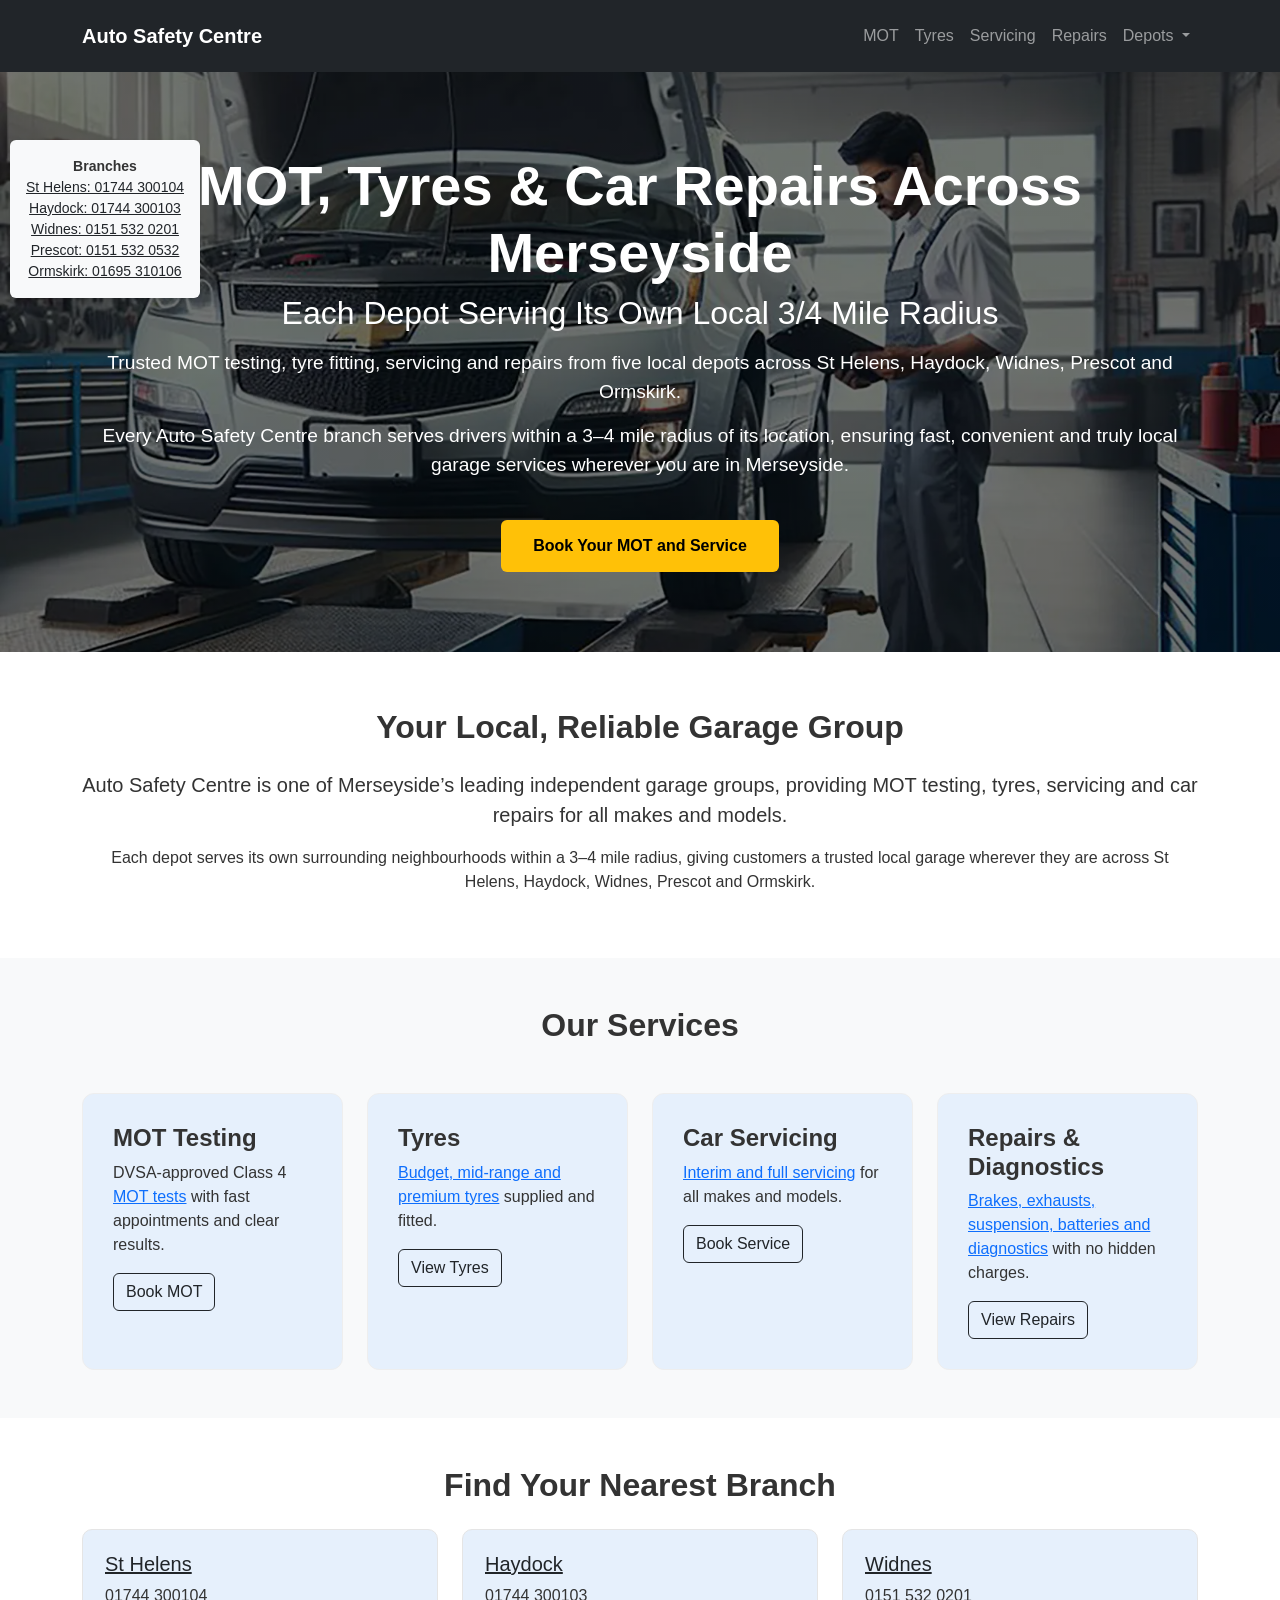
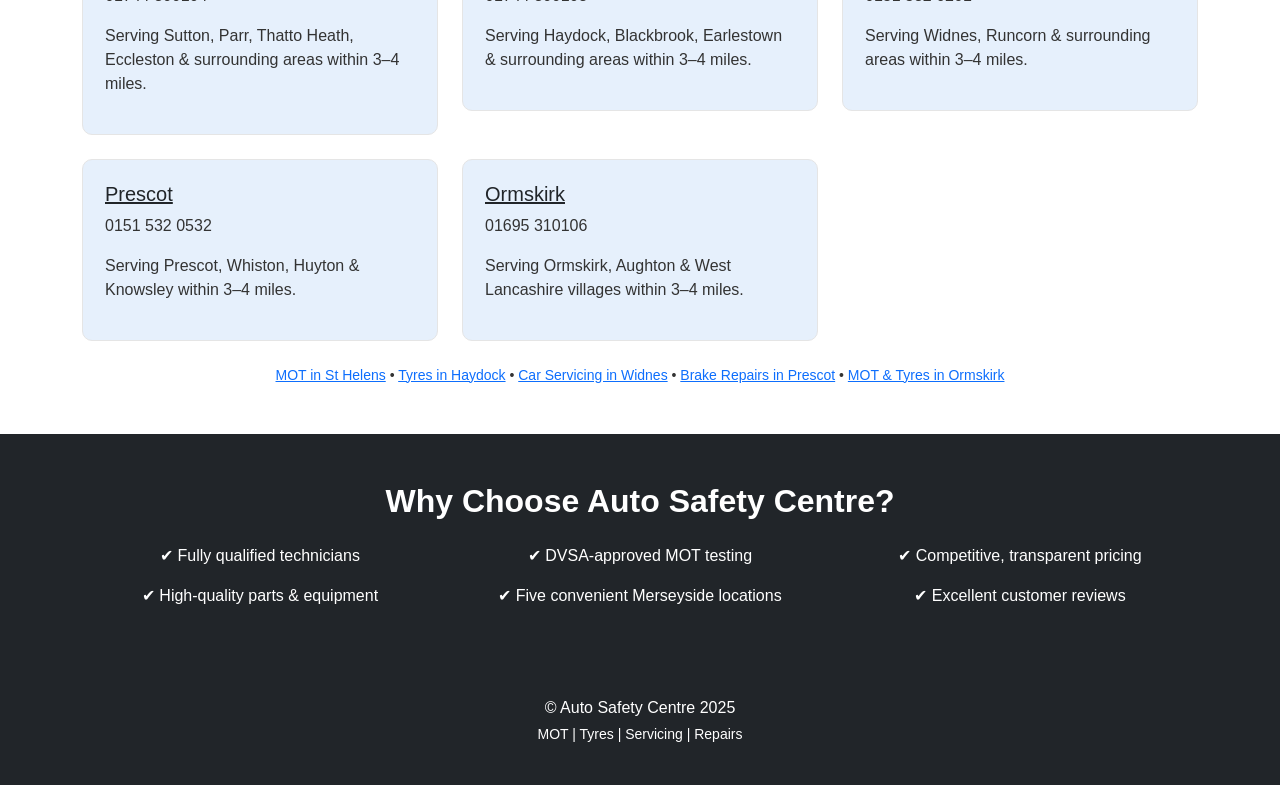
<file: index.html>
<!DOCTYPE html>
<html lang="en">
<head>
    <meta charset="UTF-8">
    <meta name="viewport" content="width=device-width, initial-scale=1.0">

    <title>Auto Safety Centre | MOT, Tyres, Servicing & Car Repairs Across Merseyside</title>

    <meta name="description" content="Auto Safety Centre operates five trusted local garages across Merseyside, each serving customers within a 3–4 mile radius. MOT testing, tyres, servicing and repairs from St Helens, Haydock, Widnes, Prescot and Ormskirk. Book online 24/7.">

    <meta name="robots" content="index, follow">
    <link rel="canonical" href="https://autosafetycentre.com/">

    <!-- OpenGraph -->
    <meta property="og:title" content="Auto Safety Centre | MOT, Tyres, Servicing & Repairs Across Merseyside">
    <meta property="og:description" content="Five local depots across Merseyside, each serving a 3–4 mile radius. MOTs, tyres, servicing and repairs. Book online 24/7.">
    <meta property="og:url" content="https://autosafetycentre.com/">
    <meta property="og:type" content="website">
    <meta property="og:site_name" content="Auto Safety Centre">
    <meta property="og:image" content="https://autosafetycentre.com/assets/og-home.jpg">

    <!-- Twitter Card -->
    <meta name="twitter:card" content="summary_large_image">
    <meta name="twitter:title" content="Auto Safety Centre | MOT, Tyres, Servicing & Repairs">
    <meta name="twitter:description" content="Trusted MOT, tyres, servicing and repair specialists across Merseyside.">
    <meta name="twitter:image" content="https://autosafetycentre.com/assets/og-home.jpg">

    <!-- Preload hero image -->
    <link rel="preload" as="image" href="assets/og-home.jpg">

    <!-- Bootstrap -->
    <link href="https://cdn.jsdelivr.net/npm/bootstrap@5.3.2/dist/css/bootstrap.min.css" rel="stylesheet">

    <!-- Stylesheet -->
    <link href="css/style.css" rel="stylesheet">
</head>

<body>

<!-- LEFT‑SIDE BRANCH COLUMN -->
<!-- CHANGE: removed d-none d-md-block so it becomes visible on mobile -->
<!-- CHANGE: added class 'branch-column' for mobile CSS control -->
<div class="position-fixed branch-column" style="top:140px; left:10px; z-index:1000;">
    <div class="bg-light p-3 shadow-sm rounded small text-center">
        <!-- CHANGE: text-center added for mobile centering -->
        <strong>Branches</strong><br>
        <a href="tel:01744300104" class="text-dark d-block">St Helens: 01744 300104</a>
        <a href="tel:01744300103" class="text-dark d-block">Haydock: 01744 300103</a>
        <a href="tel:01515320201" class="text-dark d-block">Widnes: 0151 532 0201</a>
        <a href="tel:01515320532" class="text-dark d-block">Prescot: 0151 532 0532</a>
        <a href="tel:01695310106" class="text-dark d-block">Ormskirk: 01695 310106</a>
    </div>
</div>

<!-- NAVBAR -->
<nav class="navbar navbar-expand-lg navbar-dark bg-dark py-3">
    <div class="container">
        <a class="navbar-brand fw-bold" href="index.html">Auto Safety Centre</a>

        <button class="navbar-toggler" type="button" data-bs-toggle="collapse" data-bs-target="#navMenu">
            <span class="navbar-toggler-icon"></span>
        </button>

        <div class="collapse navbar-collapse" id="navMenu">
            <ul class="navbar-nav ms-auto">
                <li class="nav-item"><a class="nav-link" href="mot.html">MOT</a></li>
                <li class="nav-item"><a class="nav-link" href="tyres.html">Tyres</a></li>
                <li class="nav-item"><a class="nav-link" href="servicing.html">Servicing</a></li>
                <li class="nav-item"><a class="nav-link" href="repairs.html">Repairs</a></li>

                <li class="nav-item dropdown">
                    <a class="nav-link dropdown-toggle" href="#" id="depotsDropdown" role="button" data-bs-toggle="dropdown">
                        Depots
                    </a>
                    <ul class="dropdown-menu dropdown-menu-end">
                        <li><a class="dropdown-item active" href="haydock.php">Haydock</a></li>
                        <li><a class="dropdown-item" href="ormskirk.php">Ormskirk</a></li>
                        <li><a class="dropdown-item" href="prescot.php">Prescot</a></li>
                        <li><a class="dropdown-item" href="sthelens.php">St Helens</a></li>
                        <li><a class="dropdown-item" href="widnes.php">Widnes</a></li>
                    </ul>
                </li>
            </ul>
        </div>
    </div>
</nav>
<!-- HERO -->
<section class="hero text-center" aria-label="Auto Safety Centre MOT, tyres and car repairs across Merseyside">
    <div class="container">
        <h1 class="display-4 fw-bold">
            MOT, Tyres & Car Repairs Across Merseyside
        </h1>
        <h2 class="mt-2">Each Depot Serving Its Own Local 3/4 Mile Radius</h2>
        <p class="lead mt-3">
            Trusted MOT testing, tyre fitting, servicing and repairs from five local depots across St Helens, Haydock, Widnes, Prescot and Ormskirk.
        </p>

        <p class="lead mt-3">
            Every Auto Safety Centre branch serves drivers within a 3–4 mile radius of its location, ensuring fast, convenient and truly local garage services wherever you are in Merseyside.
        </p>
        <a href="mot.html" class="cta-btn mt-4">Book Your MOT and Service</a>
    </div>
</section>

<!-- Invisible SEO H2 -->
<h2 style="font-size:1px; opacity:0; height:0; overflow:hidden;">
    MOT near me, tyres near me, car servicing near me, brake repair near me, wheel alignment near me, local garage within 3–4 miles of St Helens, Haydock, Widnes, Prescot and Ormskirk
</h2>

<!-- INTRO -->
<section class="py-5">
    <div class="container">
        <h2 class="text-center fw-bold mb-4">Your Local, Reliable Garage Group</h2>
        <p class="lead text-center">
            Auto Safety Centre is one of Merseyside’s leading independent garage groups, providing MOT testing, tyres, servicing and car repairs for all makes and models.
        </p>
        <p class="text-center">
            Each depot serves its own surrounding neighbourhoods within a 3–4 mile radius, giving customers a trusted local garage wherever they are across St Helens, Haydock, Widnes, Prescot and Ormskirk.
        </p>
    </div>
</section>

<!-- SERVICES -->
<section class="py-5 bg-light">
    <div class="container">
        <h2 class="text-center fw-bold mb-5">Our Services</h2>

        <div class="row g-4">

            <div class="col-md-3">
                <div class="service-card">
                    <h4 class="fw-bold">MOT Testing</h4>
                    <p>DVSA‑approved Class 4 <a href="mot.html">MOT tests</a> with fast appointments and clear results.</p>
                    <a href="mot.html" class="btn btn-outline-dark">Book MOT</a>
                </div>
            </div>

            <div class="col-md-3">
                <div class="service-card">
                    <h4 class="fw-bold">Tyres</h4>
                    <p><a href="tyres.html">Budget, mid‑range and premium tyres</a> supplied and fitted.</p>
                    <a href="tyres.html" class="btn btn-outline-dark">View Tyres</a>
                </div>
            </div>

            <div class="col-md-3">
                <div class="service-card">
                    <h4 class="fw-bold">Car Servicing</h4>
                    <p><a href="servicing.html">Interim and full servicing</a> for all makes and models.</p>
                    <a href="servicing.html" class="btn btn-outline-dark">Book Service</a>
                </div>
            </div>

            <div class="col-md-3">
                <div class="service-card">
                    <h4 class="fw-bold">Repairs & Diagnostics</h4>
                    <p><a href="repairs.html">Brakes, exhausts, suspension, batteries and diagnostics</a> with no hidden charges.</p>
                    <a href="repairs.html" class="btn btn-outline-dark">View Repairs</a>
                </div>
            </div>

        </div>
    </div>
</section>

<!-- BRANCHES -->
<section class="py-5">
    <div class="container">
        <h2 class="text-center fw-bold mb-4">Find Your Nearest Branch</h2>

        <div class="row g-4">

            <div class="col-md-4">
                <div class="branch-box">
                    <h5><a href="sthelens.php" class="text-dark">St Helens</a></h5>
                    <p>01744 300104</p>
                    <p>Serving Sutton, Parr, Thatto Heath, Eccleston & surrounding areas within 3–4 miles.</p>
                </div>
            </div>

            <div class="col-md-4">
                <div class="branch-box">
                    <h5><a href="haydock.php" class="text-dark">Haydock</a></h5>
                    <p>01744 300103</p>
                    <p>Serving Haydock, Blackbrook, Earlestown & surrounding areas within 3–4 miles.</p>
                </div>
            </div>

            <div class="col-md-4">
                <div class="branch-box">
                    <h5><a href="widnes.php" class="text-dark">Widnes</a></h5>
                    <p>0151 532 0201</p>
                    <p>Serving Widnes, Runcorn & surrounding areas within 3–4 miles.</p>
                </div>
            </div>

            <div class="col-md-4">
                <div class="branch-box">
                    <h5><a href="prescot.php" class="text-dark">Prescot</a></h5>
                    <p>0151 532 0532</p>
                    <p>Serving Prescot, Whiston, Huyton & Knowsley within 3–4 miles.</p>
                </div>
            </div>

            <div class="col-md-4">
                <div class="branch-box">
                    <h5><a href="ormskirk.php" class="text-dark">Ormskirk</a></h5>
                    <p>01695 310106</p>
                    <p>Serving Ormskirk, Aughton & West Lancashire villages within 3–4 miles.</p>
                </div>
            </div>

        </div>

        <div class="text-center small mt-4">
            <a href="sthelens.php">MOT in St Helens</a> •
            <a href="haydock.php">Tyres in Haydock</a> •
            <a href="widnes.php">Car Servicing in Widnes</a> •
            <a href="prescot.php">Brake Repairs in Prescot</a> •
            <a href="ormskirk.php">MOT & Tyres in Ormskirk</a>
        </div>

    </div>
</section>

<!-- WHY CHOOSE US -->
<section class="py-5 bg-dark text-white">
    <div class="container">
        <h2 class="text-center fw-bold mb-4">Why Choose Auto Safety Centre?</h2>

        <div class="row text-center">
            <div class="col-md-4"><p>✔ Fully qualified technicians</p></div>
            <div class="col-md-4"><p>✔ DVSA‑approved MOT testing</p></div>
            <div class="col-md-4"><p>✔ Competitive, transparent pricing</p></div>
            <div class="col-md-4"><p>✔ High‑quality parts & equipment</p></div>
            <div class="col-md-4"><p>✔ Five convenient Merseyside locations</p></div>
            <div class="col-md-4"><p>✔ Excellent customer reviews</p></div>
        </div>
    </div>
</section>

<!-- FOOTER -->
<footer class="text-white py-4 bg-dark">
    <div class="container text-center">
        <p class="mb-1">© Auto Safety Centre 2025</p>
        <p class="small">MOT | Tyres | Servicing | Repairs</p>
    </div>
</footer>

<script src="https://cdn.jsdelivr.net/npm/bootstrap@5.3.2/dist/js/bootstrap.bundle.min.js"></script>
</body>
</html>
</file>
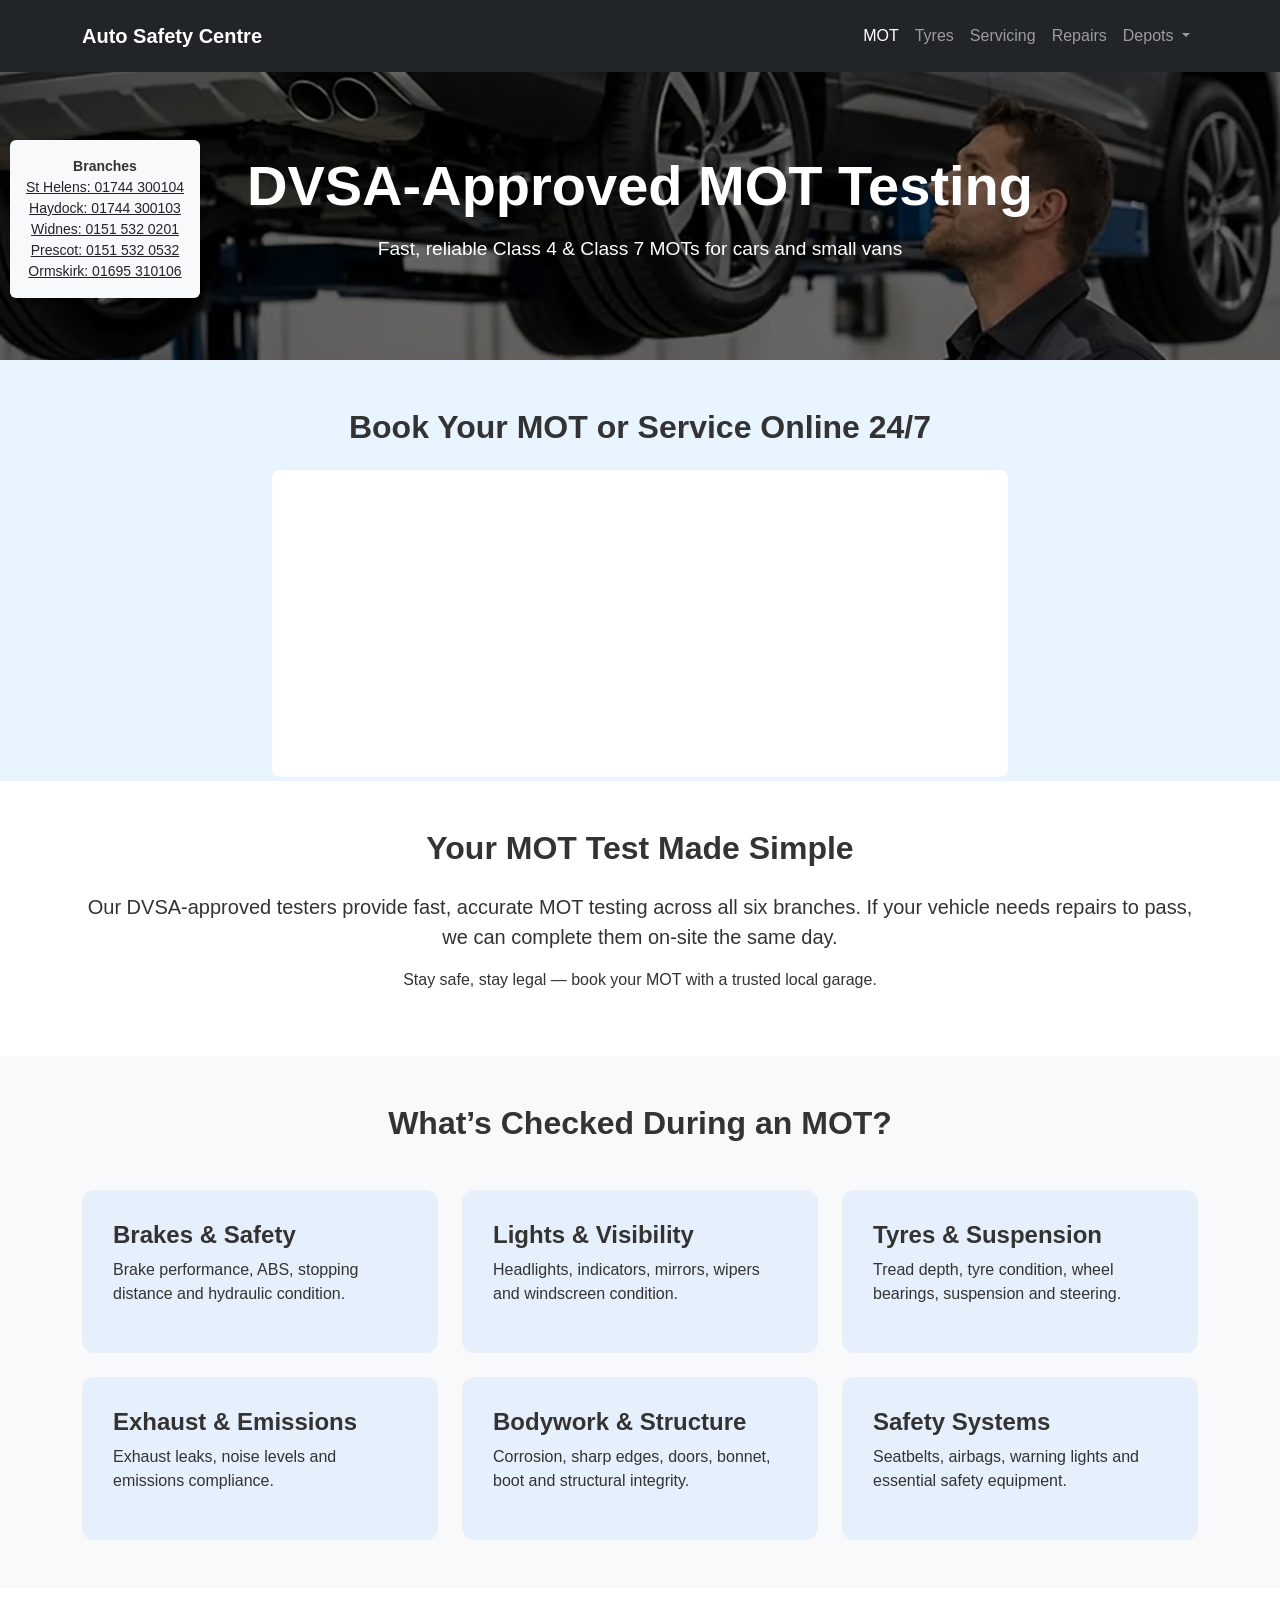
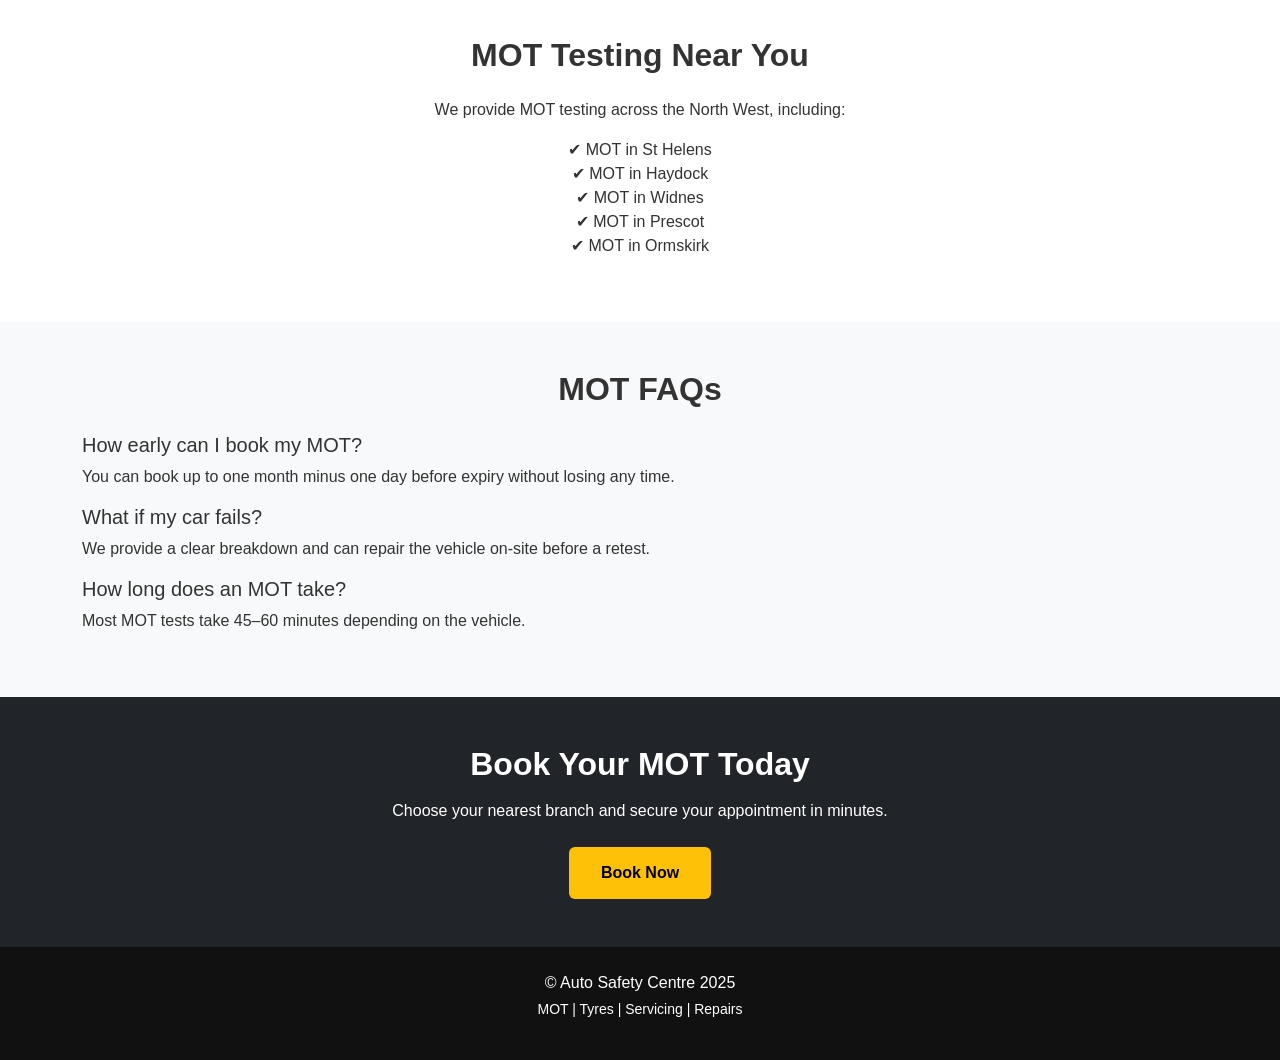
<file: mot.html>
<!DOCTYPE html>
<html lang="en">

<head>
    <meta charset="UTF-8">
    <meta name="viewport" content="width=device-width, initial-scale=1.0">

    <title>Class 4 & 7 MOT Testing | DVSA‑Approved | Auto Safety Centre</title>

    <meta name="description" content="DVSA-approved Class 4 & 7 MOT testing across St Helens, Haydock, Widnes, Prescot and Ormskirk. Fast appointments, honest results and on-site repairs. Book your MOT today.">

    <!-- Canonical -->
    <link rel="canonical" href="https://autosafetycentre.co.uk/mot.html">

    <!-- OpenGraph -->
    <meta property="og:title" content="Class 4 & 7 MOT Testing | DVSA‑Approved | Auto Safety Centre">
    <meta property="og:description" content="Fast, reliable MOT testing with DVSA-approved testers. Book your MOT at any of our North West branches.">
    <meta property="og:url" content="https://autosafetycentre.co.uk/mot.html">
    <meta property="og:type" content="website">
    <meta property="og:site_name" content="Auto Safety Centre">

    <!-- Twitter -->
    <meta name="twitter:card" content="summary">
    <meta name="twitter:title" content="Class 4 & 7 MOT Testing | DVSA‑Approved | Auto Safety Centre">
    <meta name="twitter:description" content="Book your MOT with DVSA-approved testers. Fast appointments and honest results.">

    <!-- CSS -->
    <link href="https://cdn.jsdelivr.net/npm/bootstrap@5.3.2/dist/css/bootstrap.min.css" rel="stylesheet">
    <link href="css/style.css" rel="stylesheet">
	<link href="css/widget.css" rel="stylesheet">
    <!-- Schema -->
    <script type="application/ld+json">
    {
      "@context": "https://schema.org",
      "@type": "AutoRepair",
      "name": "Auto Safety Centre - MOT Testing",
      "image": "https://autosafetycentre.co.uk/images/mot.webp",
      "serviceType": [
        "Class 4 MOT Test",
        "Class 7 MOT Test",
        "MOT Retest",
        "Pre-MOT Checks"
      ],
      "makesOffer": [
        {
          "@type": "Offer",
          "itemOffered": "Class 4 MOT Test"
        },
        {
          "@type": "Offer",
          "itemOffered": "Class 7 MOT Test"
        }
      ],
      "provider": {
        "@type": "Organization",
        "name": "Auto Safety Centre",
        "sameAs": [
          "https://www.facebook.com/autosafetycentre",
          "https://www.instagram.com/autosafetycentre"
        ]
      },
      "areaServed": [
        "St Helens",
        "Haydock",
        "Widnes",
        "Prescot",
        "Ormskirk"
      ],
      "description": "DVSA-approved MOT testing with fast appointments, honest results and on-site repairs.",
      "url": "https://autosafetycentre.co.uk/mot.html"
    }
    </script>

    <!-- FAQ Schema -->
    <script type="application/ld+json">
    {
      "@context": "https://schema.org",
      "@type": "FAQPage",
      "mainEntity": [
        {
          "@type": "Question",
          "name": "How early can I book my MOT?",
          "acceptedAnswer": {
            "@type": "Answer",
            "text": "You can book your MOT up to one month minus one day before it expires without losing any time on your certificate."
          }
        },
        {
          "@type": "Question",
          "name": "What happens if my car fails the MOT?",
          "acceptedAnswer": {
            "@type": "Answer",
            "text": "If your vehicle fails, we provide a clear breakdown of the issues and can carry out repairs on-site before a retest."
          }
        },
        {
          "@type": "Question",
          "name": "How long does an MOT take?",
          "acceptedAnswer": {
            "@type": "Answer",
            "text": "A standard MOT test takes around 45–60 minutes depending on the vehicle and condition."
          }
        }
      ]
    }
    </script>
</head>

<body>

<!-- LEFT COLUMN -->
<div class="position-fixed branch-column" style="top:140px; left:10px; z-index:1000;">
    <div class="bg-light p-3 shadow-sm rounded small text-center">
        <!-- CHANGE: text-center added for mobile centering -->
        <strong>Branches</strong><br>
        <a href="tel:01744300104" class="text-dark d-block">St Helens: 01744 300104</a>
        <a href="tel:01744300103" class="text-dark d-block">Haydock: 01744 300103</a>
        <a href="tel:01515320201" class="text-dark d-block">Widnes: 0151 532 0201</a>
        <a href="tel:01515320532" class="text-dark d-block">Prescot: 0151 532 0532</a>
        <a href="tel:01695310106" class="text-dark d-block">Ormskirk: 01695 310106</a>
    </div>
</div>

<!-- NAVBAR -->
<nav class="navbar navbar-expand-lg navbar-dark bg-dark py-3">
    <div class="container">
        <a class="navbar-brand fw-bold" href="index.html">Auto Safety Centre</a>

        <button class="navbar-toggler" type="button" data-bs-toggle="collapse" data-bs-target="#navMenu">
            <span class="navbar-toggler-icon"></span>
        </button>

        <div class="collapse navbar-collapse" id="navMenu">
            <ul class="navbar-nav ms-auto">
                <li class="nav-item"><a class="nav-link active" href="mot.html">MOT</a></li>
                <li class="nav-item"><a class="nav-link" href="tyres.html">Tyres</a></li>
                <li class="nav-item"><a class="nav-link" href="servicing.html">Servicing</a></li>
                <li class="nav-item"><a class="nav-link" href="repairs.html">Repairs</a></li>

                <li class="nav-item dropdown">
                    <a class="nav-link dropdown-toggle" href="#" id="depotsDropdown" role="button" data-bs-toggle="dropdown">
                        Depots
                    </a>
                    <ul class="dropdown-menu dropdown-menu-end">
                        <li><a class="dropdown-item" href="haydock.php">Haydock</a></li>
                        <li><a class="dropdown-item" href="ormskirk.php">Ormskirk</a></li>
                        <li><a class="dropdown-item" href="prescot.php">Prescot</a></li>
                        <li><a class="dropdown-item" href="sthelens.php">St Helens</a></li>
                        <li><a class="dropdown-item" href="widnes.php">Widnes</a></li>
                    </ul>
                </li>
            </ul>
        </div>
    </div>
</nav>

<!-- HERO -->
<section class="hero text-center"
style="background-image:
        linear-gradient(rgba(0,0,0,0.55), rgba(0,0,0,0.55)),
        url('images/mechanic1.webp');">
    <div class="container">
        <h1 class="display-4 fw-bold">DVSA‑Approved MOT Testing</h1>
        <p class="lead mt-3">Fast, reliable Class 4 & Class 7 MOTs for cars and small vans</p>
    </div>
</section>

<!-- BOOKING WIDGET SECTION -->
<section class="pt-5 pb-1 booking-bg">
    <div class="container">
        <div class="row justify-content-center">
            <div class="col-lg-8 col-md-10 text-center">

                <h2 class="fw-bold mb-4">Book Your MOT or Service Online 24/7</h2>

                <div id="tag" class="booking-widget-wrapper">
                    <iframe 
                        src="https://api.bookmygarage.com/widget/multi/9/?a=transparent&b=%230f61ab&c=%23fff&f=%233d79af&d=%233d79af&e=%233d79af"
                        class="booking-widget-iframe">
                    </iframe>
                </div>

            </div>
        </div>
    </div>
</section>

<!-- INTRO -->
<section class="py-5">
    <div class="container">
        <h2 class="fw-bold text-center mb-4">Your MOT Test Made Simple</h2>
        <p class="lead text-center">
            Our DVSA-approved testers provide fast, accurate MOT testing across all six branches.
            If your vehicle needs repairs to pass, we can complete them on-site the same day.
        </p>
        <p class="text-center">
            Stay safe, stay legal — book your MOT with a trusted local garage.
        </p>
    </div>
</section>


<!-- WHAT'S CHECKED -->
<section class="py-5 bg-light">
    <div class="container">
        <h2 class="fw-bold text-center mb-5">What’s Checked During an MOT?</h2>

        <div class="row g-4">
            <div class="col-md-4"><div class="service-card"><h4 class="fw-bold">Brakes & Safety</h4><p>Brake performance, ABS, stopping distance and hydraulic condition.</p></div></div>
            <div class="col-md-4"><div class="service-card"><h4 class="fw-bold">Lights & Visibility</h4><p>Headlights, indicators, mirrors, wipers and windscreen condition.</p></div></div>
            <div class="col-md-4"><div class="service-card"><h4 class="fw-bold">Tyres & Suspension</h4><p>Tread depth, tyre condition, wheel bearings, suspension and steering.</p></div></div>
            <div class="col-md-4"><div class="service-card"><h4 class="fw-bold">Exhaust & Emissions</h4><p>Exhaust leaks, noise levels and emissions compliance.</p></div></div>
            <div class="col-md-4"><div class="service-card"><h4 class="fw-bold">Bodywork & Structure</h4><p>Corrosion, sharp edges, doors, bonnet, boot and structural integrity.</p></div></div>
            <div class="col-md-4"><div class="service-card"><h4 class="fw-bold">Safety Systems</h4><p>Seatbelts, airbags, warning lights and essential safety equipment.</p></div></div>
        </div>
    </div>
</section>

<!-- LOCAL MOT BLOCK -->
<section class="py-5">
    <div class="container">
        <h2 class="fw-bold text-center mb-4">MOT Testing Near You</h2>
        <p class="text-center">
            We provide MOT testing across the North West, including:
        </p>
        <ul class="list-unstyled text-center">
            <li>✔ MOT in St Helens</li>
            <li>✔ MOT in Haydock</li>
            <li>✔ MOT in Widnes</li>
            <li>✔ MOT in Prescot</li>
            <li>✔ MOT in Ormskirk</li>
        </ul>
    </div>
</section>

<!-- FAQ -->
<section class="py-5 bg-light">
    <div class="container">
        <h2 class="fw-bold text-center mb-4">MOT FAQs</h2>

        <div class="faq-item mb-3">
            <h5>How early can I book my MOT?</h5>
            <p>You can book up to one month minus one day before expiry without losing any time.</p>
        </div>

        <div class="faq-item mb-3">
            <h5>What if my car fails?</h5>
            <p>We provide a clear breakdown and can repair the vehicle on-site before a retest.</p>
        </div>

        <div class="faq-item mb-3">
            <h5>How long does an MOT take?</h5>
            <p>Most MOT tests take 45–60 minutes depending on the vehicle.</p>
        </div>
    </div>
</section>

<!-- CTA -->
<section class="py-5 bg-dark text-white text-center">
    <div class="container">
        <h2 class="fw-bold mb-3">Book Your MOT Today</h2>
        <p class="mb-4">Choose your nearest branch and secure your appointment in minutes.</p>
        <a href="#" class="cta-btn">Book Now</a>
    </div>
</section>

<!-- FOOTER -->
<footer class="text-white py-4">
    <div class="container text-center">
        <p class="mb-1">© Auto Safety Centre 2025</p>
        <p class="small">MOT | Tyres | Servicing | Repairs</p>
    </div>
</footer>

<script src="https://cdn.jsdelivr.net/npm/bootstrap@5.3.2/dist/js/bootstrap.bundle.min.js"></script>
</body>
</html>
</file>
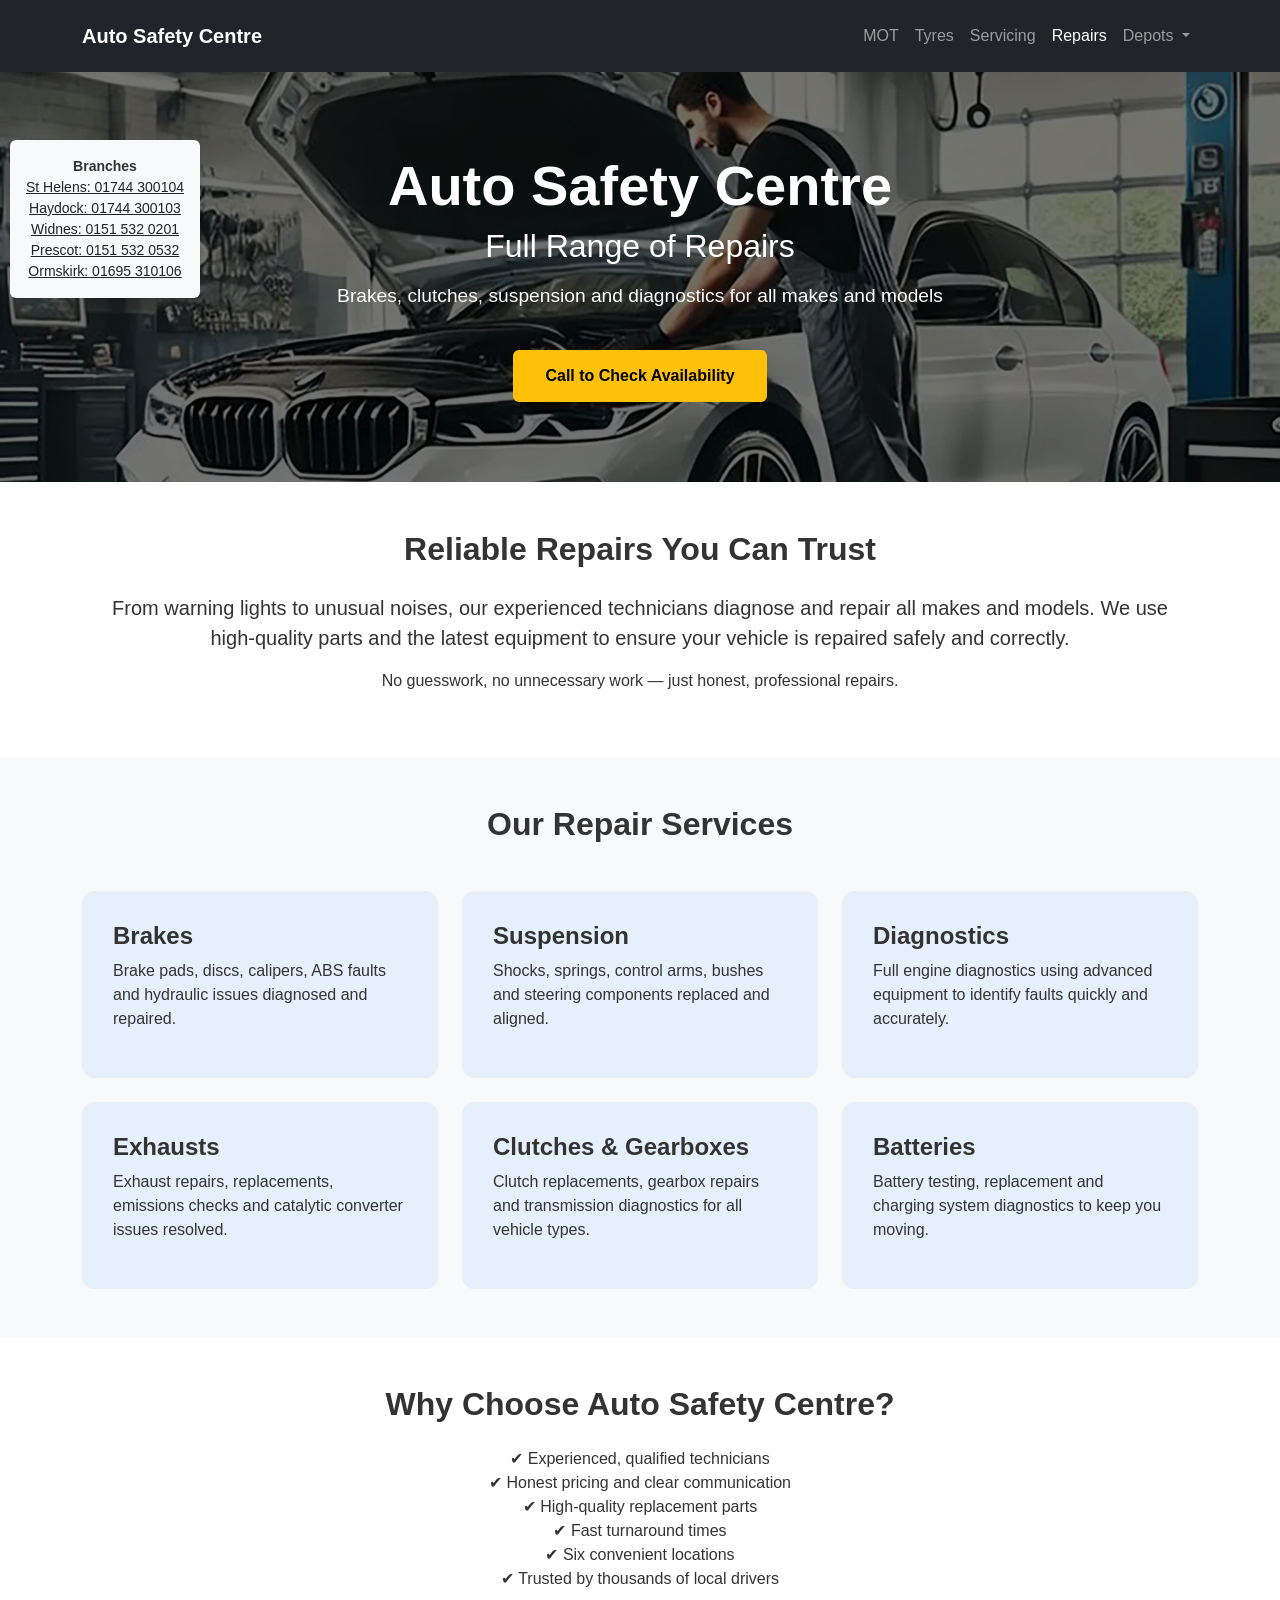
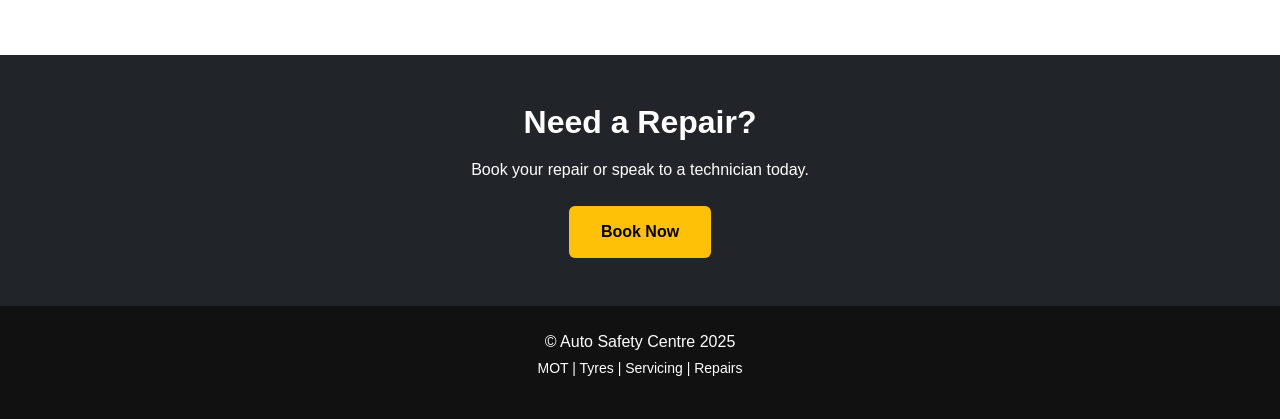
<file: repairs.html>
<!DOCTYPE html>
<html lang="en">

<!-- HEAD -->
<head>
    <meta charset="UTF-8">
    <meta name="viewport" content="width=device-width, initial-scale=1.0">

    <title>Car Repairs & Diagnostics | Auto Safety Centre</title>

    <meta name="description" content="Expert car repairs across St Helens, Haydock, Widnes, Prescot and Ormskirk. Brakes, suspension, diagnostics, exhausts, clutches, batteries and more. Professional technicians and high‑quality parts.">

    <!-- Canonical URL -->
    <link rel="canonical" href="https://autosafetycentre.co.uk/repairs.html">

    <!-- OpenGraph -->
    <meta property="og:title" content="Car Repairs & Diagnostics | Auto Safety Centre">
    <meta property="og:description" content="Brakes, suspension, diagnostics, exhausts, clutches, batteries and more. Expert repairs across all Auto Safety Centre branches.">
    <meta property="og:url" content="https://autosafetycentre.co.uk/repairs.html">
    <meta property="og:type" content="website">
    <meta property="og:site_name" content="Auto Safety Centre">

    <!-- Twitter Card -->
    <meta name="twitter:card" content="summary">
    <meta name="twitter:title" content="Car Repairs & Diagnostics | Auto Safety Centre">
    <meta name="twitter:description" content="Professional car repairs including brakes, suspension, diagnostics, exhausts, clutches and more.">

    <!-- Bootstrap -->
    <link href="https://cdn.jsdelivr.net/npm/bootstrap@5.3.2/dist/css/bootstrap.min.css" rel="stylesheet">

    <!-- Stylesheet -->
    <link href="css/style.css" rel="stylesheet">

    <!-- Service Schema -->
    <script type="application/ld+json">
    {
      "@context": "https://schema.org",
      "@type": "AutoRepair",
      "name": "Auto Safety Centre - Car Repairs",
      "serviceType": "Vehicle Repairs & Diagnostics",
      "provider": {
        "@type": "Organization",
        "name": "Auto Safety Centre"
      },
      "areaServed": [
        "St Helens",
        "Haydock",
        "Widnes",
        "Prescot",
        "Ormskirk"
      ],
      "description": "Car repairs including brakes, suspension, diagnostics, exhausts, clutches, batteries and more.",
      "url": "https://autosafetycentre.co.uk/repairs.html"
    }
    </script>
</head>

<body>

<!-- LEFT‑SIDE BRANCH COLUMN -->
<div class="position-fixed branch-column" style="top:140px; left:10px; z-index:1000;">
    <div class="bg-light p-3 shadow-sm rounded small text-center">
        <!-- CHANGE: text-center added for mobile centering -->
        <strong>Branches</strong><br>
        <a href="tel:01744300104" class="text-dark d-block">St Helens: 01744 300104</a>
        <a href="tel:01744300103" class="text-dark d-block">Haydock: 01744 300103</a>
        <a href="tel:01515320201" class="text-dark d-block">Widnes: 0151 532 0201</a>
        <a href="tel:01515320532" class="text-dark d-block">Prescot: 0151 532 0532</a>
        <a href="tel:01695310106" class="text-dark d-block">Ormskirk: 01695 310106</a>
    </div>
</div>

<!-- NAVBAR -->
<nav class="navbar navbar-expand-lg navbar-dark bg-dark py-3">
    <div class="container">
        <a class="navbar-brand fw-bold" href="index.html">Auto Safety Centre</a>

        <button class="navbar-toggler" type="button" data-bs-toggle="collapse" data-bs-target="#navMenu">
            <span class="navbar-toggler-icon"></span>
        </button>

        <div class="collapse navbar-collapse" id="navMenu">
            <ul class="navbar-nav ms-auto">
                <li class="nav-item"><a class="nav-link" href="mot.html">MOT</a></li>
                <li class="nav-item"><a class="nav-link" href="tyres.html">Tyres</a></li>
                <li class="nav-item"><a class="nav-link" href="servicing.html">Servicing</a></li>
                <li class="nav-item"><a class="nav-link active" href="repairs.html">Repairs</a></li>

                <li class="nav-item dropdown">
                    <a class="nav-link dropdown-toggle" href="#" id="depotsDropdown" role="button" data-bs-toggle="dropdown">
                        Depots
                    </a>
                    <ul class="dropdown-menu dropdown-menu-end">
                        <li><a class="dropdown-item" href="haydock.php">Haydock</a></li>
                        <li><a class="dropdown-item" href="ormskirk.php">Ormskirk</a></li>
                        <li><a class="dropdown-item" href="prescot.php">Prescot</a></li>
                        <li><a class="dropdown-item" href="sthelens.php">St Helens</a></li>
                        <li><a class="dropdown-item" href="widnes.php">Widnes</a></li>
                    </ul>
                </li>
            </ul>
        </div>
    </div>
</nav>

<!-- HERO -->
<section class="hero text-center"
style="background-image:
        linear-gradient(rgba(0,0,0,0.55), rgba(0,0,0,0.55)),
        url('images/repairs.webp');">
    <div class="container">
        <h1 class="display-4 fw-bold">Auto Safety Centre</h1>
        <h2>Full Range of Repairs</h2>
        <p class="lead mt-3">Brakes, clutches, suspension and diagnostics for all makes and models</p>
        <a href="#" class="cta-btn mt-4">Call to Check Availability</a>
    </div>
</section>

<!-- INTRO -->
<section class="py-5">
    <div class="container">
        <h2 class="fw-bold text-center mb-4">Reliable Repairs You Can Trust</h2>
        <p class="lead text-center">
            From warning lights to unusual noises, our experienced technicians diagnose and repair all makes and models.
            We use high‑quality parts and the latest equipment to ensure your vehicle is repaired safely and correctly.
        </p>
        <p class="text-center">
            No guesswork, no unnecessary work — just honest, professional repairs.
        </p>
    </div>
</section>

<!-- REPAIR SERVICES -->
<section class="py-5 bg-light">
    <div class="container">
        <h2 class="fw-bold text-center mb-5">Our Repair Services</h2>

        <div class="row g-4">

            <div class="col-md-4"><div class="service-card"><h4 class="fw-bold">Brakes</h4><p>Brake pads, discs, calipers, ABS faults and hydraulic issues diagnosed and repaired.</p></div></div>

            <div class="col-md-4"><div class="service-card"><h4 class="fw-bold">Suspension</h4><p>Shocks, springs, control arms, bushes and steering components replaced and aligned.</p></div></div>

            <div class="col-md-4"><div class="service-card"><h4 class="fw-bold">Diagnostics</h4><p>Full engine diagnostics using advanced equipment to identify faults quickly and accurately.</p></div></div>

            <div class="col-md-4"><div class="service-card"><h4 class="fw-bold">Exhausts</h4><p>Exhaust repairs, replacements, emissions checks and catalytic converter issues resolved.</p></div></div>

            <div class="col-md-4"><div class="service-card"><h4 class="fw-bold">Clutches & Gearboxes</h4><p>Clutch replacements, gearbox repairs and transmission diagnostics for all vehicle types.</p></div></div>

            <div class="col-md-4"><div class="service-card"><h4 class="fw-bold">Batteries</h4><p>Battery testing, replacement and charging system diagnostics to keep you moving.</p></div></div>

        </div>
    </div>
</section>

<!-- WHY CHOOSE US -->
<section class="py-5">
    <div class="container">
        <h2 class="fw-bold text-center mb-4">Why Choose Auto Safety Centre?</h2>

        <ul class="list-unstyled text-center">
            <li>✔ Experienced, qualified technicians</li>
            <li>✔ Honest pricing and clear communication</li>
            <li>✔ High‑quality replacement parts</li>
            <li>✔ Fast turnaround times</li>
            <li>✔ Six convenient locations</li>
            <li>✔ Trusted by thousands of local drivers</li>
        </ul>
    </div>
</section>

<!-- CTA -->
<section class="py-5 bg-dark text-white text-center">
    <div class="container">
        <h2 class="fw-bold mb-3">Need a Repair?</h2>
        <p class="mb-4">Book your repair or speak to a technician today.</p>
        <a href="#" class="cta-btn">Book Now</a>
    </div>
</section>

<!-- FOOTER -->
<footer class="text-white py-4">
    <div class="container text-center">
        <p class="mb-1">© Auto Safety Centre 2025</p>
        <p class="small">MOT | Tyres | Servicing | Repairs</p>
    </div>
</footer>

<script src="https://cdn.jsdelivr.net/npm/bootstrap@5.3.2/dist/js/bootstrap.bundle.min.js"></script>
</body>
</html>
</file>
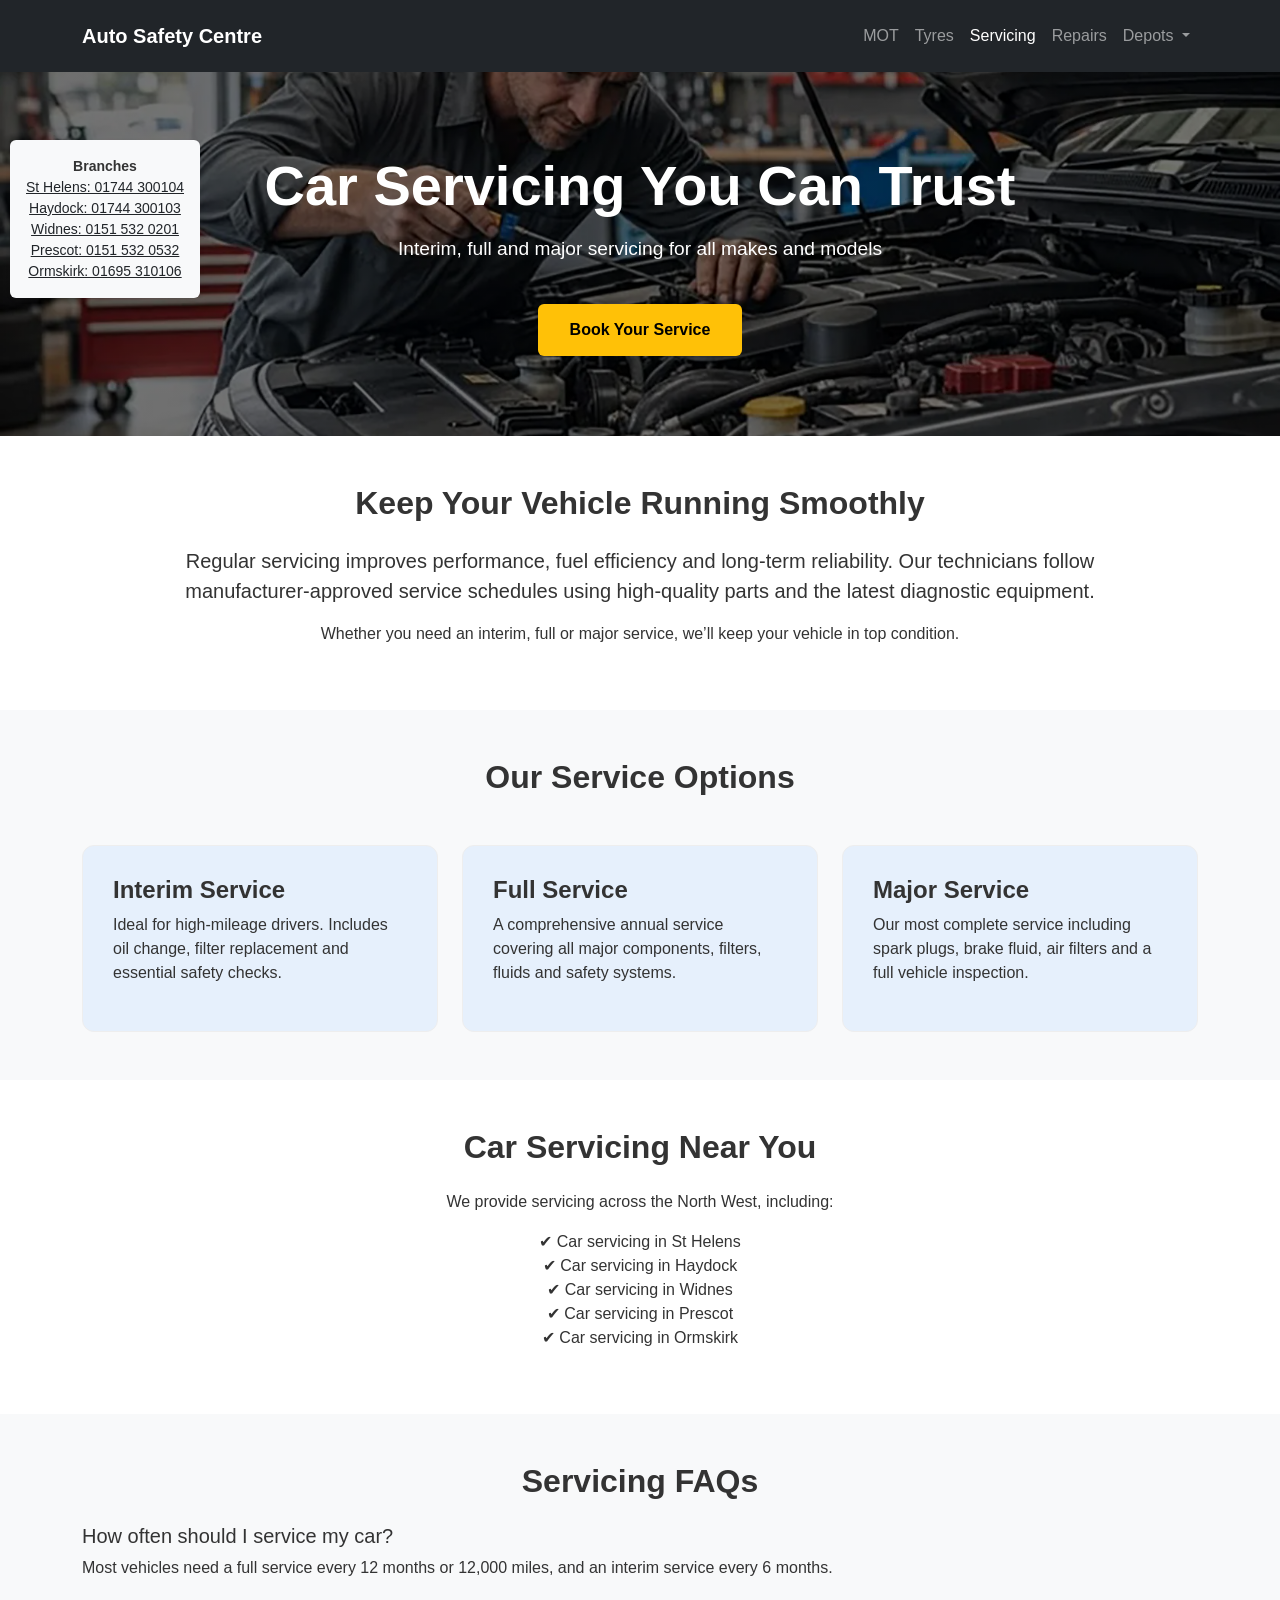
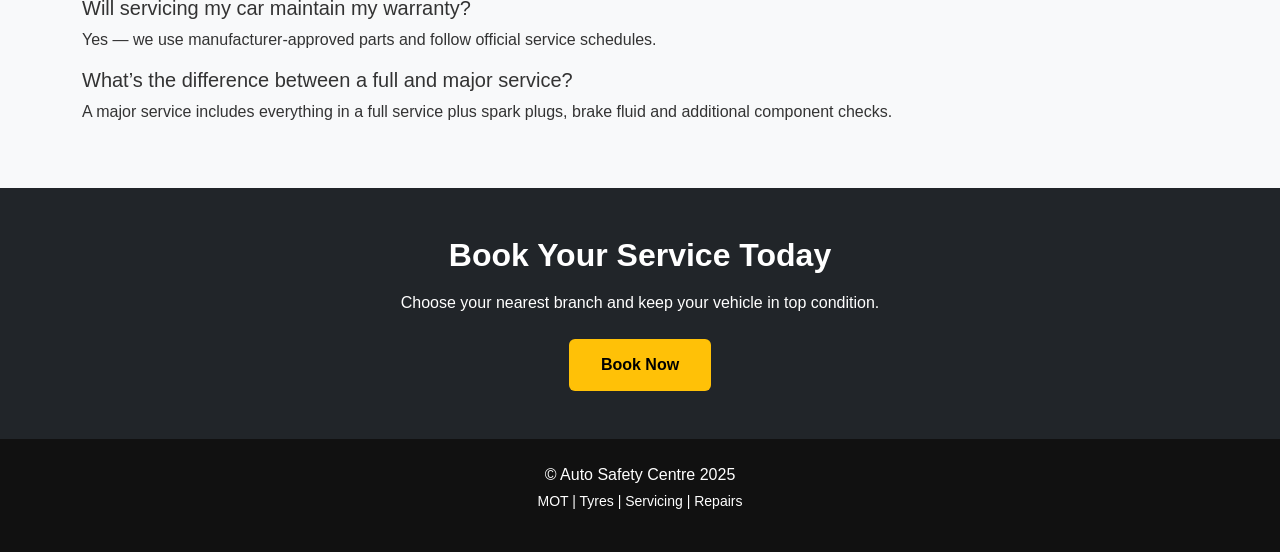
<file: servicing.html>
<!DOCTYPE html>
<html lang="en">

<head>
    <meta charset="UTF-8">
    <meta name="viewport" content="width=device-width, initial-scale=1.0">

    <title>Car Servicing | Interim, Full & Major | Auto Safety Centre</title>

    <meta name="description" content="Professional car servicing across St Helens, Haydock, Widnes, Prescot and Ormskirk. Interim, full and major services for all makes and models. High‑quality parts, honest pricing and expert technicians.">

    <!-- Canonical -->
    <link rel="canonical" href="https://autosafetycentre.co.uk/servicing.html">

    <!-- OpenGraph -->
    <meta property="og:title" content="Car Servicing | Interim, Full & Major | Auto Safety Centre">
    <meta property="og:description" content="Interim, full and major servicing for all makes and models. Expert technicians and quality parts across all Auto Safety Centre branches.">
    <meta property="og:url" content="https://autosafetycentre.co.uk/servicing.html">
    <meta property="og:type" content="website">
    <meta property="og:site_name" content="Auto Safety Centre">

    <!-- Twitter -->
    <meta name="twitter:card" content="summary">
    <meta name="twitter:title" content="Car Servicing | Interim, Full & Major | Auto Safety Centre">
    <meta name="twitter:description" content="Professional car servicing with honest pricing and high‑quality parts.">

    <!-- CSS -->
    <link href="https://cdn.jsdelivr.net/npm/bootstrap@5.3.2/dist/css/bootstrap.min.css" rel="stylesheet">
    <link href="css/style.css" rel="stylesheet">

    <!-- Service Schema -->
    <script type="application/ld+json">
    {
      "@context": "https://schema.org",
      "@type": "AutoRepair",
      "name": "Auto Safety Centre - Car Servicing",
      "image": "https://autosafetycentre.co.uk/images/servicing.webp",
      "serviceType": [
        "Interim Service",
        "Full Service",
        "Major Service",
        "Oil & Filter Change",
        "Manufacturer Scheduled Service"
      ],
      "makesOffer": [
        { "@type": "Offer", "itemOffered": "Interim Service" },
        { "@type": "Offer", "itemOffered": "Full Service" },
        { "@type": "Offer", "itemOffered": "Major Service" }
      ],
      "provider": {
        "@type": "Organization",
        "name": "Auto Safety Centre",
        "sameAs": [
          "https://www.facebook.com/autosafetycentre",
          "https://www.instagram.com/autosafetycentre"
        ]
      },
      "areaServed": [
        "St Helens",
        "Haydock",
        "Widnes",
        "Prescot",
        "Ormskirk"
      ],
      "description": "Car servicing including interim, full and major services using high-quality parts and approved methods.",
      "url": "https://autosafetycentre.co.uk/servicing.html"
    }
    </script>

    <!-- FAQ Schema -->
    <script type="application/ld+json">
    {
      "@context": "https://schema.org",
      "@type": "FAQPage",
      "mainEntity": [
        {
          "@type": "Question",
          "name": "How often should I service my car?",
          "acceptedAnswer": {
            "@type": "Answer",
            "text": "Most vehicles need a full service every 12 months or 12,000 miles, and an interim service every 6 months for higher mileage drivers."
          }
        },
        {
          "@type": "Question",
          "name": "What’s included in a full service?",
          "acceptedAnswer": {
            "@type": "Answer",
            "text": "A full service includes oil and filter changes, fluid top-ups, safety checks, brake inspection, air filter replacement and a full vehicle health report."
          }
        },
        {
          "@type": "Question",
          "name": "Will servicing my car maintain my warranty?",
          "acceptedAnswer": {
            "@type": "Answer",
            "text": "Yes. We use manufacturer-approved parts and follow official service schedules, keeping your warranty fully protected."
          }
        }
      ]
    }
    </script>
</head>

<body>

<!-- LEFT COLUMN -->
<div class="position-fixed branch-column" style="top:140px; left:10px; z-index:1000;">
    <div class="bg-light p-3 shadow-sm rounded small text-center">
        <!-- CHANGE: text-center added for mobile centering -->
        <strong>Branches</strong><br>
        <a href="tel:01744300104" class="text-dark d-block">St Helens: 01744 300104</a>
        <a href="tel:01744300103" class="text-dark d-block">Haydock: 01744 300103</a>
        <a href="tel:01515320201" class="text-dark d-block">Widnes: 0151 532 0201</a>
        <a href="tel:01515320532" class="text-dark d-block">Prescot: 0151 532 0532</a>
        <a href="tel:01695310106" class="text-dark d-block">Ormskirk: 01695 310106</a>
    </div>
</div>

<!-- NAVBAR -->
<nav class="navbar navbar-expand-lg navbar-dark bg-dark py-3">
    <div class="container">
        <a class="navbar-brand fw-bold" href="index.html">Auto Safety Centre</a>

        <button class="navbar-toggler" type="button" data-bs-toggle="collapse" data-bs-target="#navMenu">
            <span class="navbar-toggler-icon"></span>
        </button>

        <div class="collapse navbar-collapse" id="navMenu">
            <ul class="navbar-nav ms-auto">
                <li class="nav-item"><a class="nav-link" href="mot.html">MOT</a></li>
                <li class="nav-item"><a class="nav-link" href="tyres.html">Tyres</a></li>
                <li class="nav-item"><a class="nav-link active" href="servicing.html">Servicing</a></li>
                <li class="nav-item"><a class="nav-link" href="repairs.html">Repairs</a></li>

                <li class="nav-item dropdown">
                    <a class="nav-link dropdown-toggle" href="#" id="depotsDropdown" role="button" data-bs-toggle="dropdown">
                        Depots
                    </a>
                    <ul class="dropdown-menu dropdown-menu-end">
                        <li><a class="dropdown-item" href="haydock.php">Haydock</a></li>
                        <li><a class="dropdown-item" href="ormskirk.php">Ormskirk</a></li>
                        <li><a class="dropdown-item" href="prescot.php">Prescot</a></li>
                        <li><a class="dropdown-item" href="sthelens.php">St Helens</a></li>
                        <li><a class="dropdown-item" href="widnes.php">Widnes</a></li>
                    </ul>
                </li>
            </ul>
        </div>
    </div>
</nav>

<!-- HERO -->
<section class="hero text-center"
style="background-image:
        linear-gradient(rgba(0,0,0,0.55), rgba(0,0,0,0.55)),
        url('images/servicing.webp');">
    <div class="container">
        <h1 class="display-4 fw-bold">Car Servicing You Can Trust</h1>
        <p class="lead mt-3">Interim, full and major servicing for all makes and models</p>
        <a href="#" class="cta-btn mt-4">Book Your Service</a>
    </div>
</section>

<!-- INTRO -->
<section class="py-5">
    <div class="container">
        <h2 class="fw-bold text-center mb-4">Keep Your Vehicle Running Smoothly</h2>
        <p class="lead text-center">
            Regular servicing improves performance, fuel efficiency and long‑term reliability. Our technicians follow manufacturer‑approved service schedules using high‑quality parts and the latest diagnostic equipment.
        </p>
        <p class="text-center">
            Whether you need an interim, full or major service, we’ll keep your vehicle in top condition.
        </p>
    </div>
</section>

<!-- SERVICE TYPES -->
<section class="py-5 bg-light">
    <div class="container">
        <h2 class="fw-bold text-center mb-5">Our Service Options</h2>

        <div class="row g-4">
            <div class="col-md-4"><div class="service-card"><h4 class="fw-bold">Interim Service</h4><p>Ideal for high‑mileage drivers. Includes oil change, filter replacement and essential safety checks.</p></div></div>
            <div class="col-md-4"><div class="service-card"><h4 class="fw-bold">Full Service</h4><p>A comprehensive annual service covering all major components, filters, fluids and safety systems.</p></div></div>
            <div class="col-md-4"><div class="service-card"><h4 class="fw-bold">Major Service</h4><p>Our most complete service including spark plugs, brake fluid, air filters and a full vehicle inspection.</p></div></div>
        </div>
    </div>
</section>

<!-- LOCAL SERVICING BLOCK -->
<section class="py-5">
    <div class="container">
        <h2 class="fw-bold text-center mb-4">Car Servicing Near You</h2>
        <p class="text-center">We provide servicing across the North West, including:</p>
        <ul class="list-unstyled text-center">
            <li>✔ Car servicing in St Helens</li>
            <li>✔ Car servicing in Haydock</li>
            <li>✔ Car servicing in Widnes</li>
            <li>✔ Car servicing in Prescot</li>
            <li>✔ Car servicing in Ormskirk</li>
        </ul>
    </div>
</section>

<!-- FAQ -->
<section class="py-5 bg-light">
    <div class="container">
        <h2 class="fw-bold text-center mb-4">Servicing FAQs</h2>

        <div class="faq-item mb-3">
            <h5>How often should I service my car?</h5>
            <p>Most vehicles need a full service every 12 months or 12,000 miles, and an interim service every 6 months.</p>
        </div>

        <div class="faq-item mb-3">
            <h5>Will servicing my car maintain my warranty?</h5>
            <p>Yes — we use manufacturer‑approved parts and follow official service schedules.</p>
        </div>

        <div class="faq-item mb-3">
            <h5>What’s the difference between a full and major service?</h5>
            <p>A major service includes everything in a full service plus spark plugs, brake fluid and additional component checks.</p>
        </div>
    </div>
</section>

<!-- CTA -->
<section class="py-5 bg-dark text-white text-center">
    <div class="container">
        <h2 class="fw-bold mb-3">Book Your Service Today</h2>
        <p class="mb-4">Choose your nearest branch and keep your vehicle in top condition.</p>
        <a href="#" class="cta-btn">Book Now</a>
    </div>
</section>

<!-- FOOTER -->
<footer class="text-white py-4">
    <div class="container text-center">
        <p class="mb-1">© Auto Safety Centre 2025</p>
        <p class="small">MOT | Tyres | Servicing | Repairs</p>
    </div>
</footer>

<script src="https://cdn.jsdelivr.net/npm/bootstrap@5.3.2/dist/js/bootstrap.bundle.min.js"></script>
</body>
</html>
</file>
<file: css/style.css>
/* ------------------------------------------
   GLOBAL
------------------------------------------- */
body {
    font-family: 'Inter', sans-serif;
    color: #333;
}

/* ------------------------------------------
   HERO SECTION
------------------------------------------- */
.hero {
    background:
        linear-gradient(rgba(0,0,0,0.55), rgba(0,0,0,0.55)),
        url('../images/main-mechanic.webp') center/cover no-repeat;
    padding: 80px 0;
    color: white;
    text-align: center;
}

.hero h1 {
    font-weight: 700;
}

.hero p {
    font-size: 1.2rem;
}

/* Fix for MOT widget colours */
.booking-widget-wrapper {
    background: #ffffff !important;
    padding: 20px;
    border-radius: 8px;
}

.booking-widget-iframe {
    background: transparent !important;
    filter: none !important;
    opacity: 1 !important;
}

/* ------------------------------------------
   CTA BUTTON
------------------------------------------- */
.cta-btn {
    background: #ffc107;
    color: #000;
    font-weight: 600;
    padding: 14px 32px;
    border-radius: 6px;
    text-decoration: none;
    display: inline-block;
}

.cta-btn:hover {
    background: #e0a800;
    color: #000;
}

/* ------------------------------------------
   SERVICE CARDS
------------------------------------------- */
.service-card {
    border-radius: 12px;
    background: #e6f0fc;
    padding: 30px;
    transition: 0.25s;
    border: 1px solid #eee;
    height: 100%;
}

.service-card:hover {
    transform: translateY(-6px);
    box-shadow: 0 10px 25px rgba(0,0,0,0.12);
}

/* ------------------------------------------
   BRANCH BOXES
------------------------------------------- */
.branch-box {
    background: #e6f0fc;
    padding: 22px;
    border-radius: 10px;
    border: 1px solid #e5e5e5;
}

/* ------------------------------------------
   LEFT-SIDE BRANCH COLUMN (UPDATED FOR MOBILE)
------------------------------------------- */

/* Desktop behaviour unchanged */
.branch-column {
    /* desktop uses inline top/left */
}

/* MOBILE VERSION — full width, fixed top, centred */
@media (max-width: 767px) {

/* CHANGE: mobile branch bar background updated to light blue */
.branch-column .bg-light {
    background:#b4d1ed  !important; /* soft light blue #d9ecff*/

}

    /* CHANGE: push page content + navbar down so nothing is covered */
    body {
        padding-top: 165px; /* CHANGE: measured natural height */
    }

    .branch-column {
        top: 0 !important;       /* CHANGE: move to very top */
        left: 0 !important;      /* CHANGE: full width */
        width: 100% !important;  /* CHANGE: full width */
        padding: 0 10px;
        z-index: 2000;           /* CHANGE: above navbar */
    }

    .branch-column .bg-light {
        width: 100%;
        border-radius: 0;        /* CHANGE: cleaner mobile look */
        padding: 15px 0;         /* CHANGE: balanced spacing */
        text-align: center;      /* CHANGE: centre all text */
    }
}

/* ------------------------------------------
   FOOTER
------------------------------------------- */
footer {
    background: #111;
}

/* ------------------------------------------
   ULTRA-SMALL SCREEN OPTIMISATION (<400px)
------------------------------------------- */
@media (max-width: 400px) {

    .hero {
        padding: 50px 0;
    }

    .hero h1 {
        font-size: 1.8rem;
        line-height: 1.2;
    }

    .hero p {
        font-size: 1rem;
    }

    .cta-btn {
        width: 100%;
        padding: 14px;
        font-size: 1rem;
    }

    .service-card {
        padding: 20px;
        text-align: center;
    }

    .service-card h4 {
        font-size: 1.1rem;
    }

    .service-card p {
        font-size: 0.95rem;
    }

    .branch-box {
        padding: 16px;
        font-size: 0.95rem;
    }

    h2 {
        font-size: 1.4rem;
    }

    /* GLOBAL SPACING */
    section {
        padding-top: 40px !important;
        padding-bottom: 40px !important;
    }
} /* ← THIS WAS MISSING — now fixed */
</file>
<file: css/widget.css>
/* Booking widget wrapper */
		.booking-widget-wrapper {
			max-width: 800px;
			margin: 0 auto;
		}

		/* Responsive iframe */
		.booking-widget-iframe {
			width: 100%;
			min-height: 260px;
			border: none;
		}

		/* Light blue background for the whole section */
		.booking-bg {
			background-color: #e8f4ff; /* soft ASC‑friendly light blue */
		}

		/* Small screens <400px */
		@media (max-width: 400px) {
			.booking-widget-iframe {
				min-height: 320px; /* gives breathing room on tiny screens */
			}

			#tag {
				padding: 0 10px; /* prevents edge-to-edge squeeze */
			}

			.booking-widget-wrapper h2,
			h2.fw-bold {
				font-size: 1.4rem; /* avoids oversized headings on tiny screens */
			}
		}
</file>
